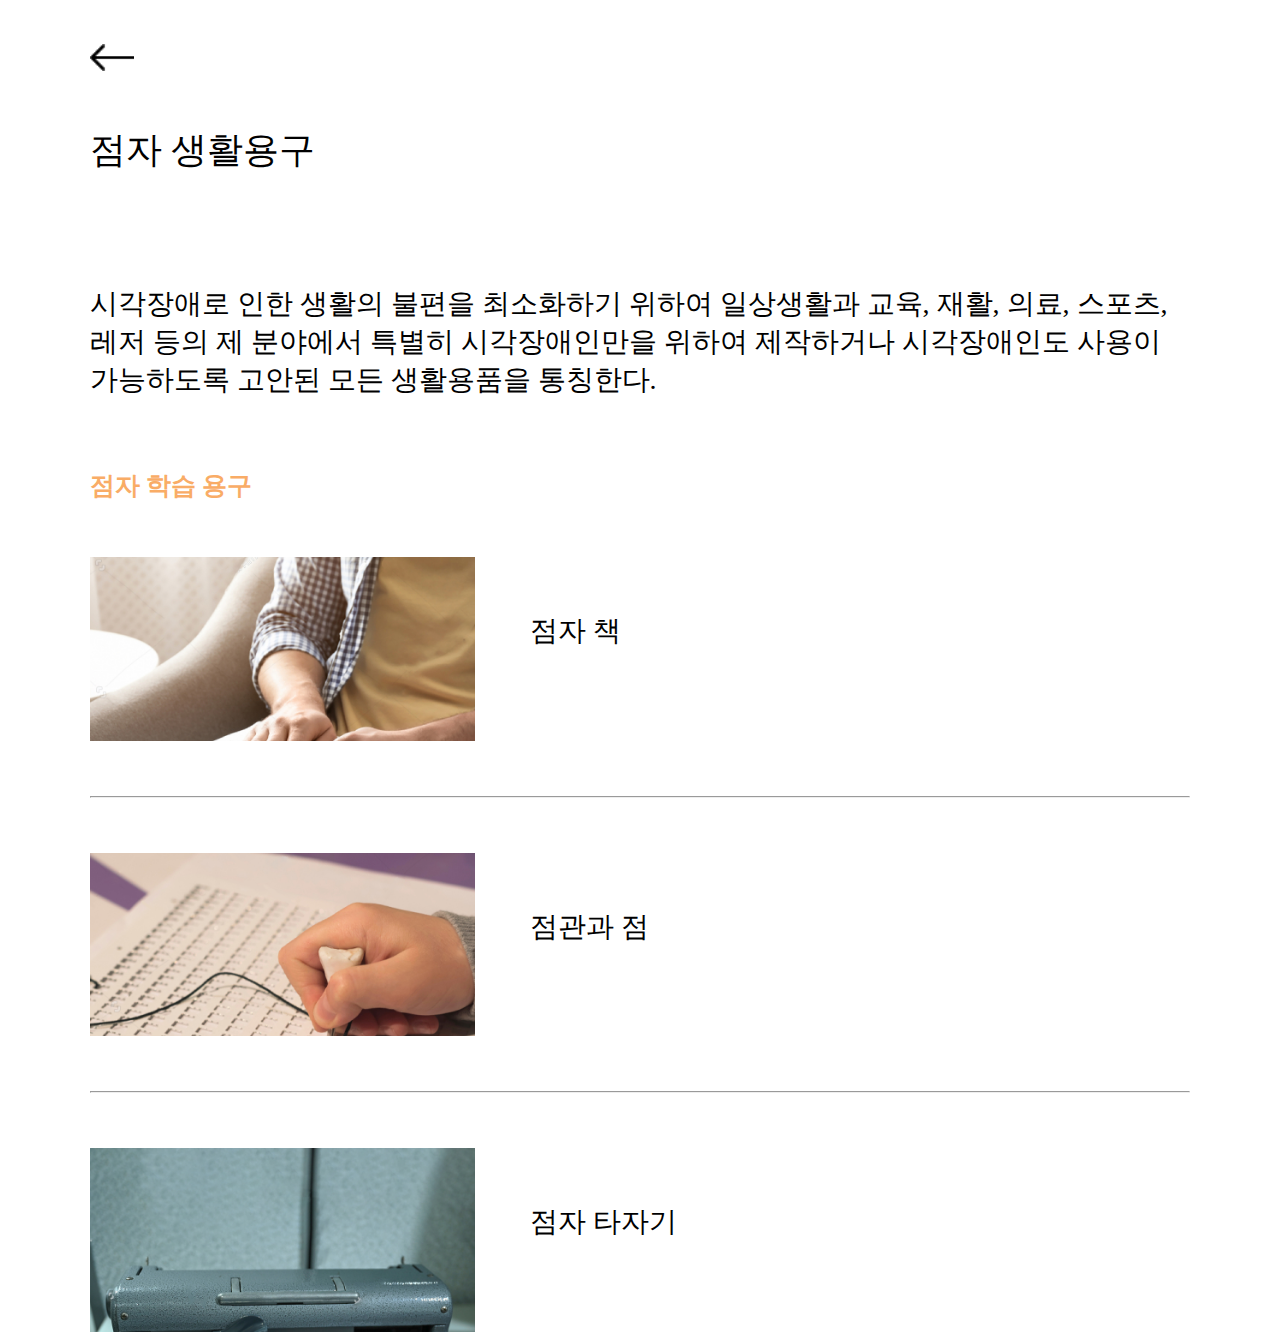
<file: design.html>
<!doctype html>
<html>
<head>
	
	<title>정독</title>
	<meta charset="utf-8">
	<meta name="viewport" content="width=device-width, initial-scale=1, minimum-scale=1, maximum-scale=1, user-scalable=no, target-densitydpi=medium-dpi">
	
	<!--css-->
	<link rel="stylesheet" href="common.css">
	<link rel="stylesheet" href="designstyle.css">
	<link rel="stylesheet" href="sub.css">

	<style>
		
		/*768*/
		@media (max-width:768px){
				.all{height: 100%;}
			}
	
		/*768*/
		@media (min-width:768px){
			h3{font-size: 26px;}
			
			#back{width: 38px; height: 23px;}
			#en{ font-size: 32px;}
			
			.all{margin-bottom: 15%;}
			.say{font-size: 25px; margin-top: 10%;}
			.box{height: 17%;}
			.otbox{height: 17%;}
			.space{font-size: 25px;}
			.all{height: 120%;}
								}

		/*1024*/
		@media (min-width:1024px){
			#back{width: 44px; height: 27px;}
			#en{ font-size: 36px;}
			h3{font-size: 25px;}
			
			.say{font-size: 28px;}
			.space{font-size: 28px;}
		}
    </style>
</head>
<body>
	<div class="front">
		<div id="bar"></div>
			<header>
			<div id="back" onClick="history.go(-1)"></div>
		</header>
	</div>
	<div class="clear"></div>
	<div class="all">
	<p id="en">점자 생활용구</p>
	<p class="say">
		시각장애로 인한 생활의 불편을 최소화하기 위하여 일상생활과 교육, 재활, 의료, 스포츠, 레저 등의 제 분야에서 특별히 시각장애인만을 위하여 제작하거나 시각장애인도 사용이 가능하도록 고안된 모든 생활용품을 통칭한다.	
	</p>
	<br>
	<h3>점자 학습 용구</h3>
		<div class="box">
			<div id="one"></div>
			<span class="space">점자 책</span>
		</div>
		<hr>
		<div class="box">
			<div id="two"></div>
			<span class="space">점관과 점</span>
		</div>
		<hr>
		<div class="otbox">
			<div id="three"></div>
			<span class="space">점자 타자기</span>
		</div>
	</div>
</body>
</html>
</file>
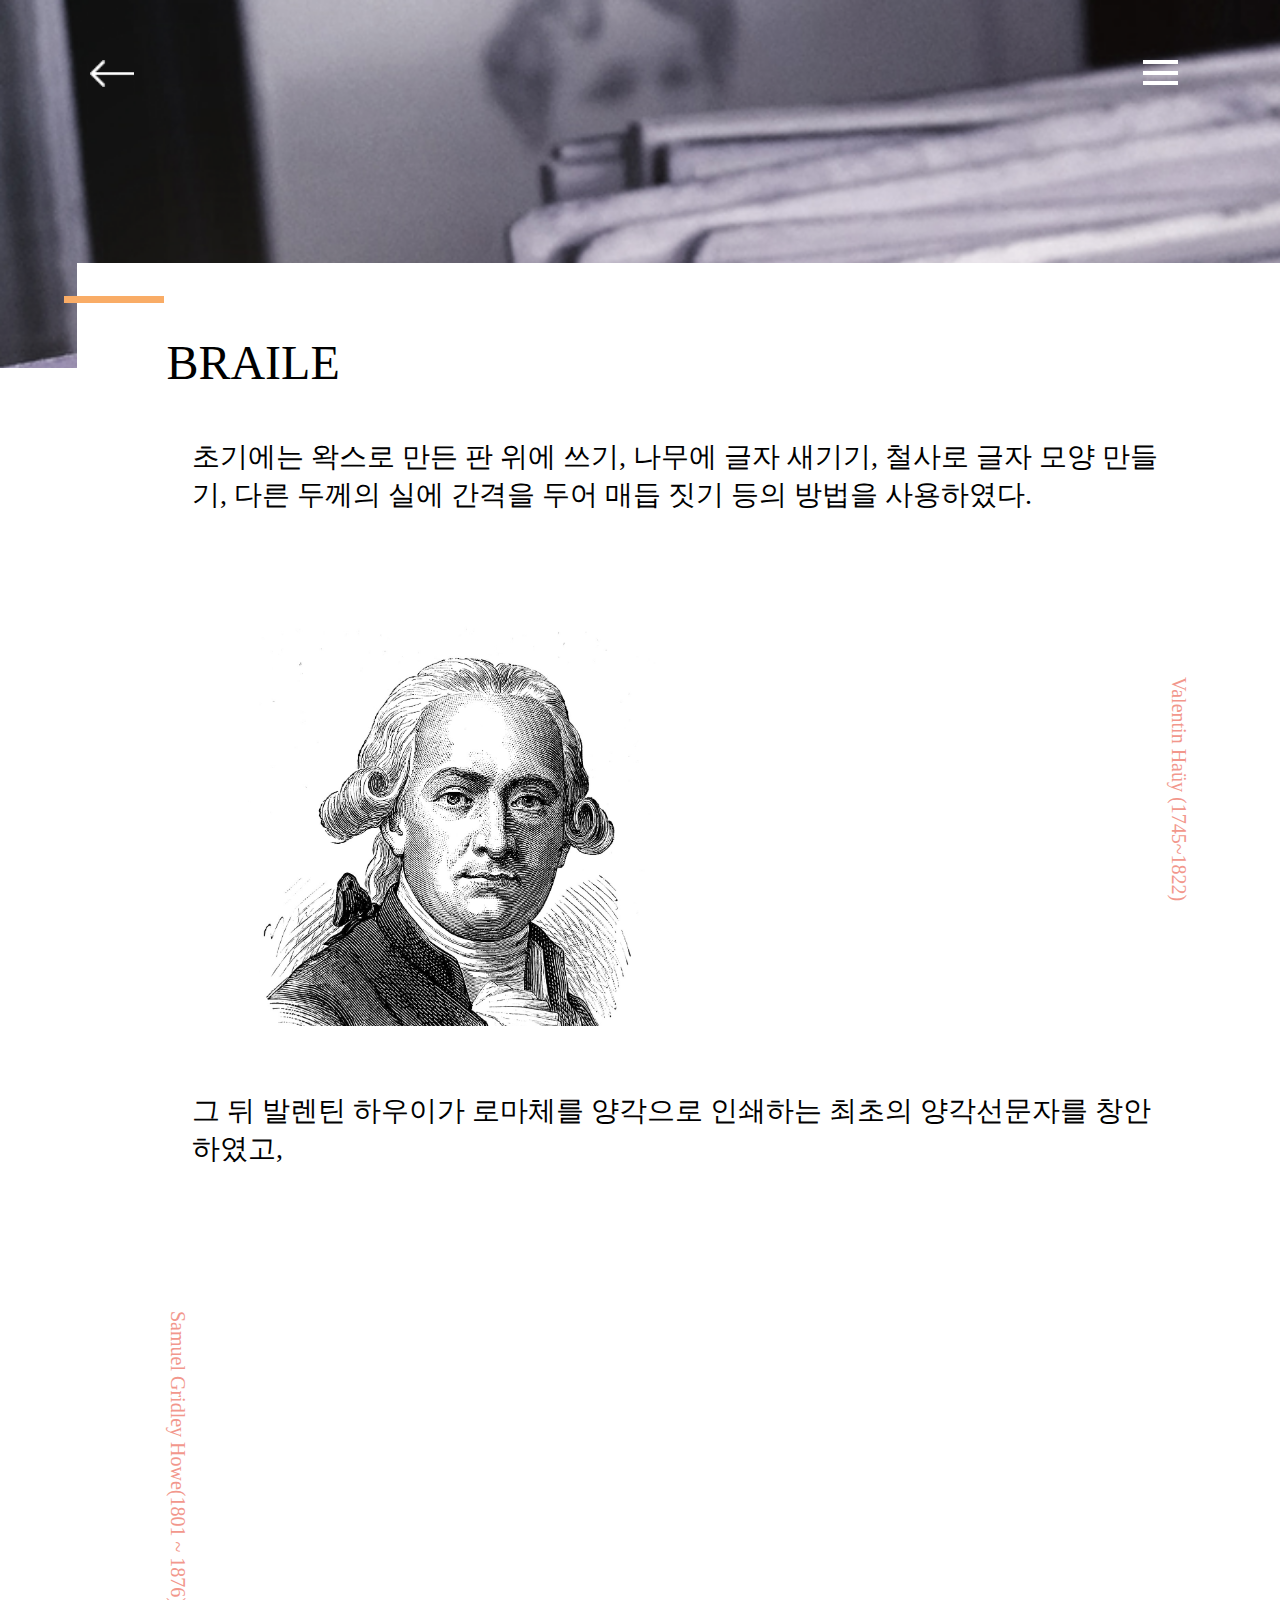
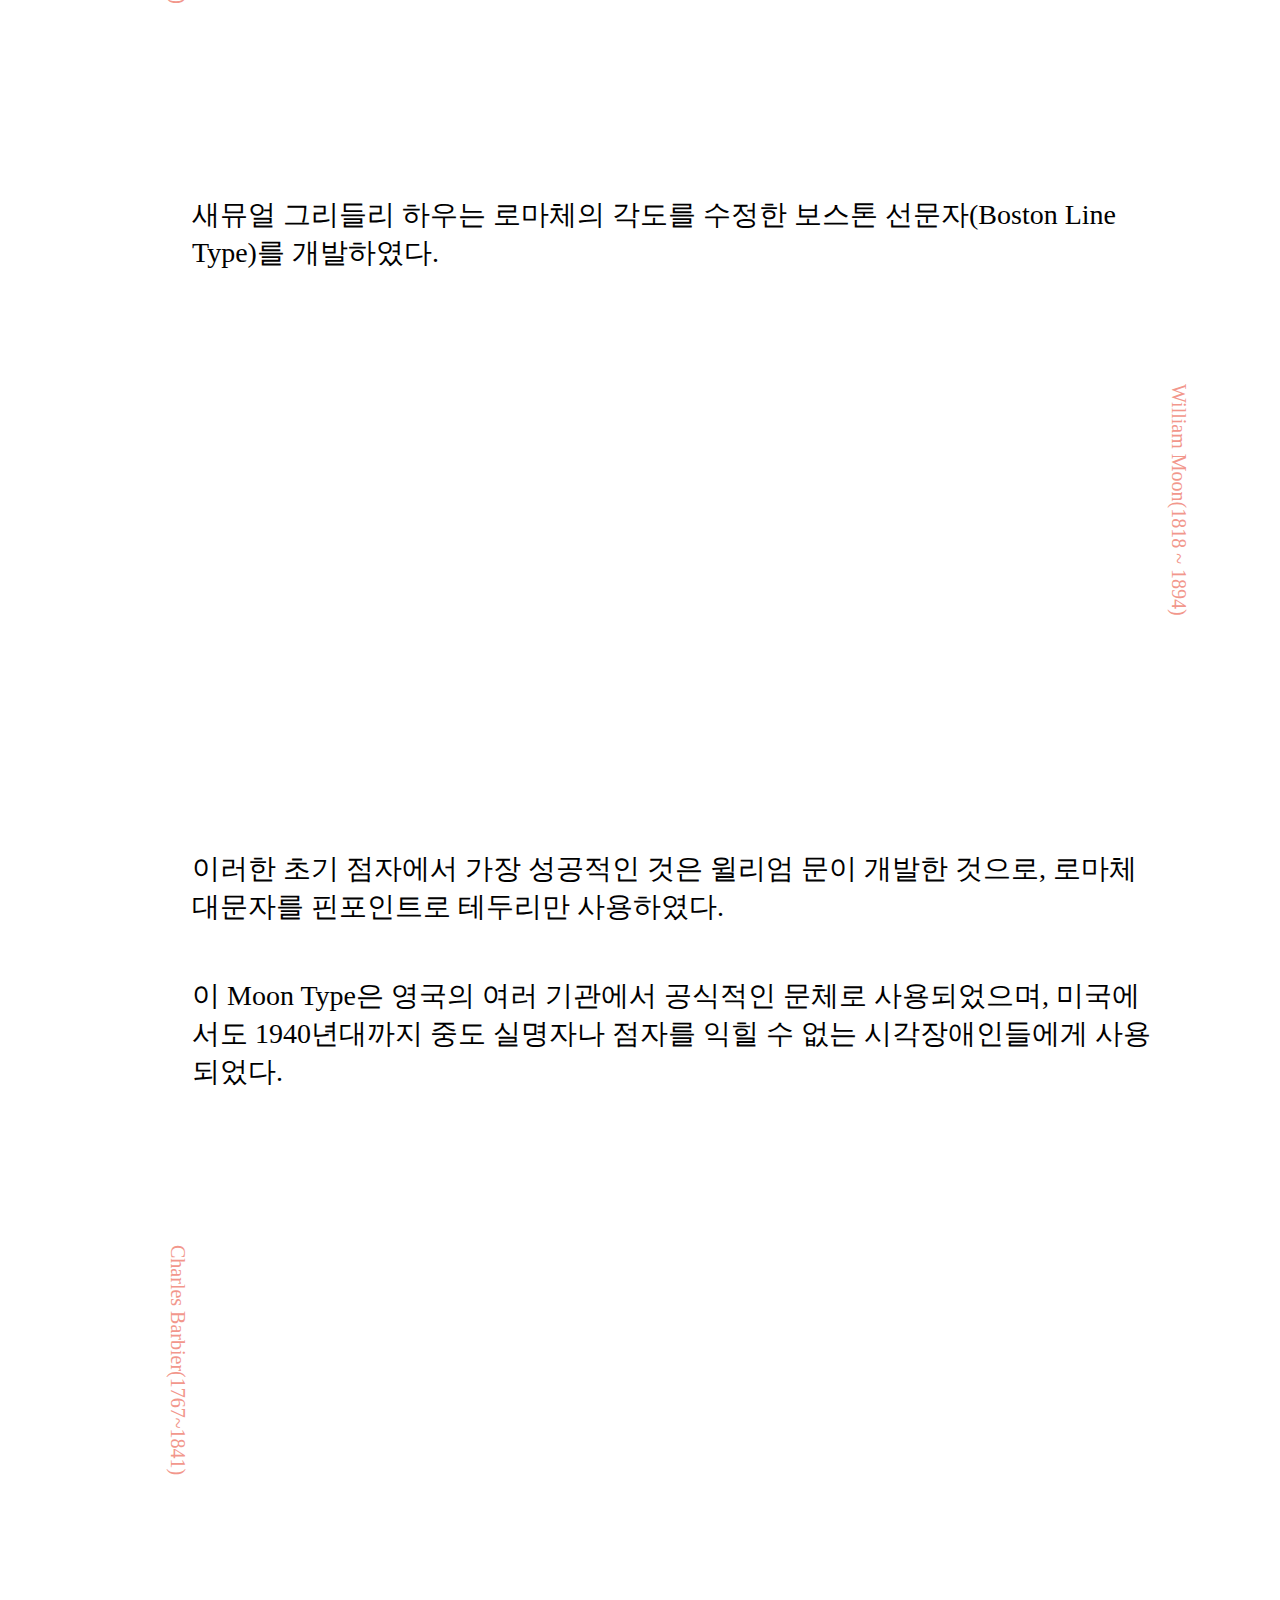
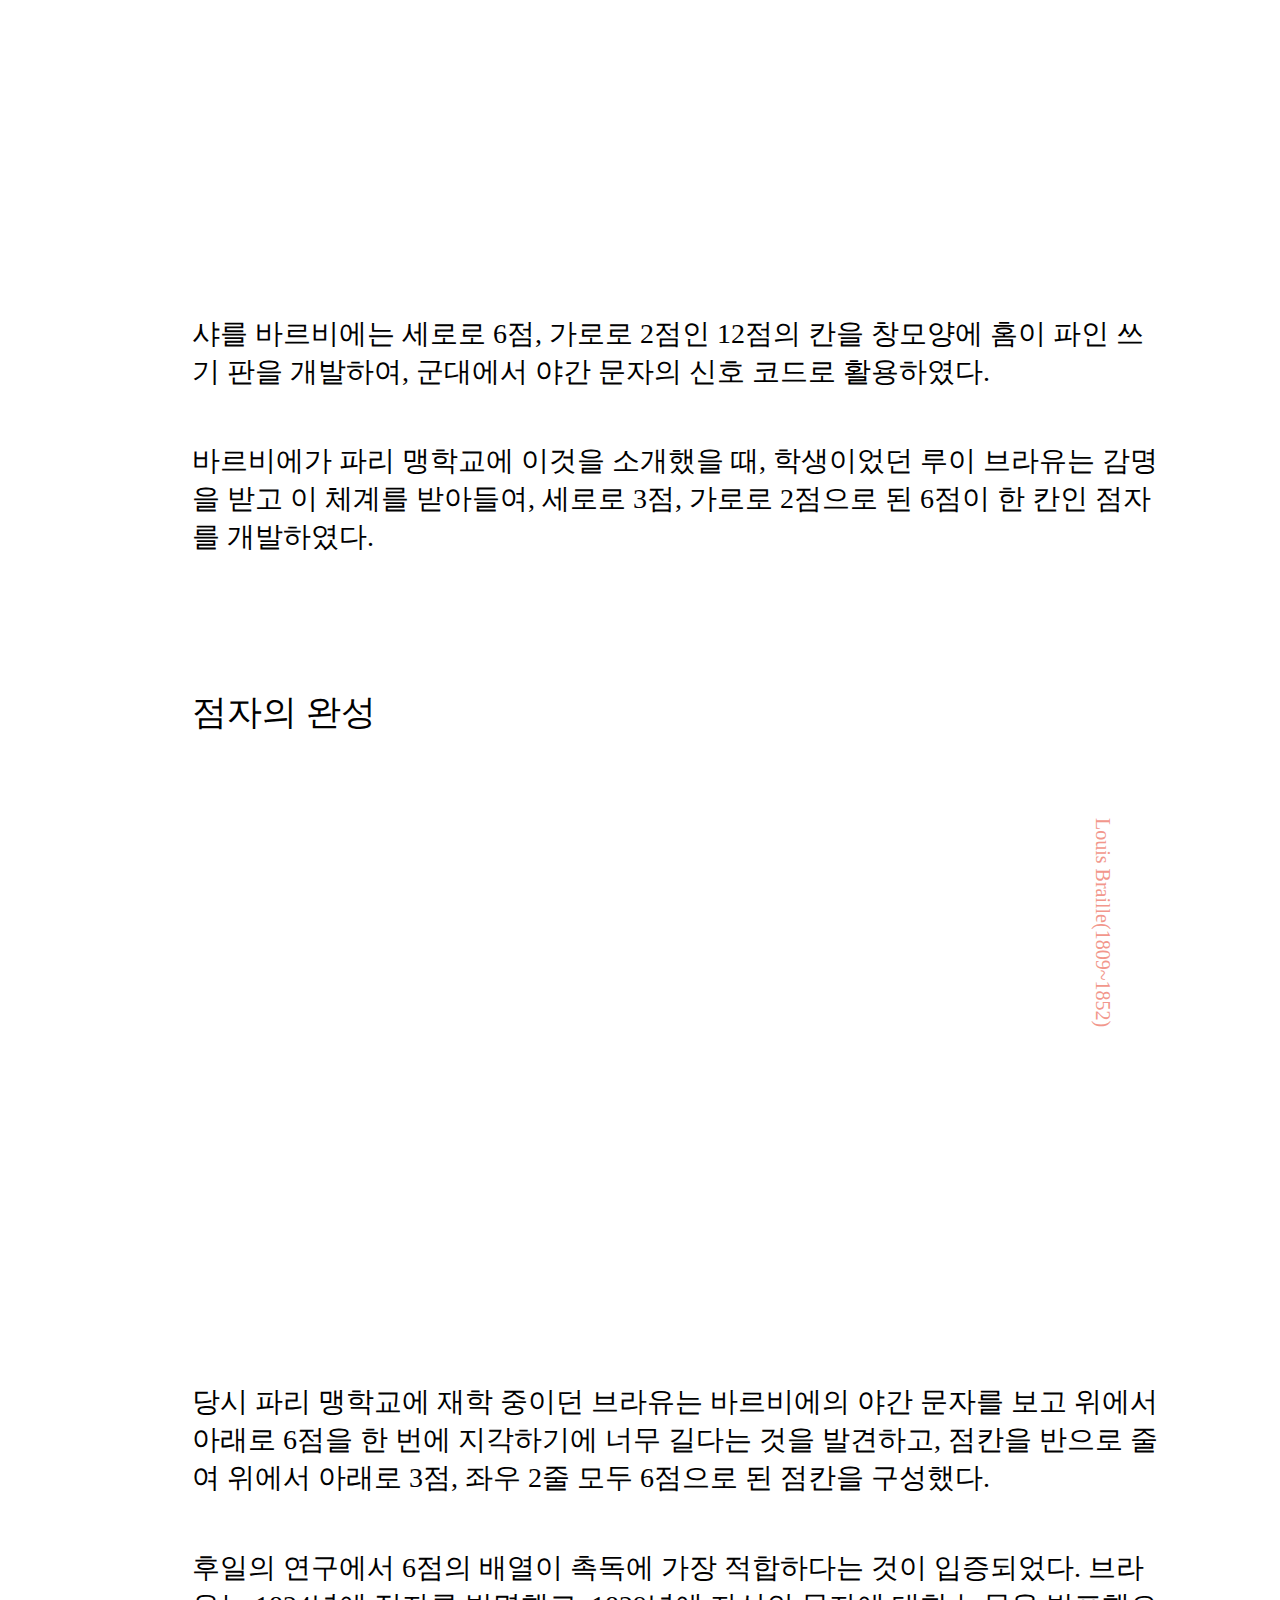
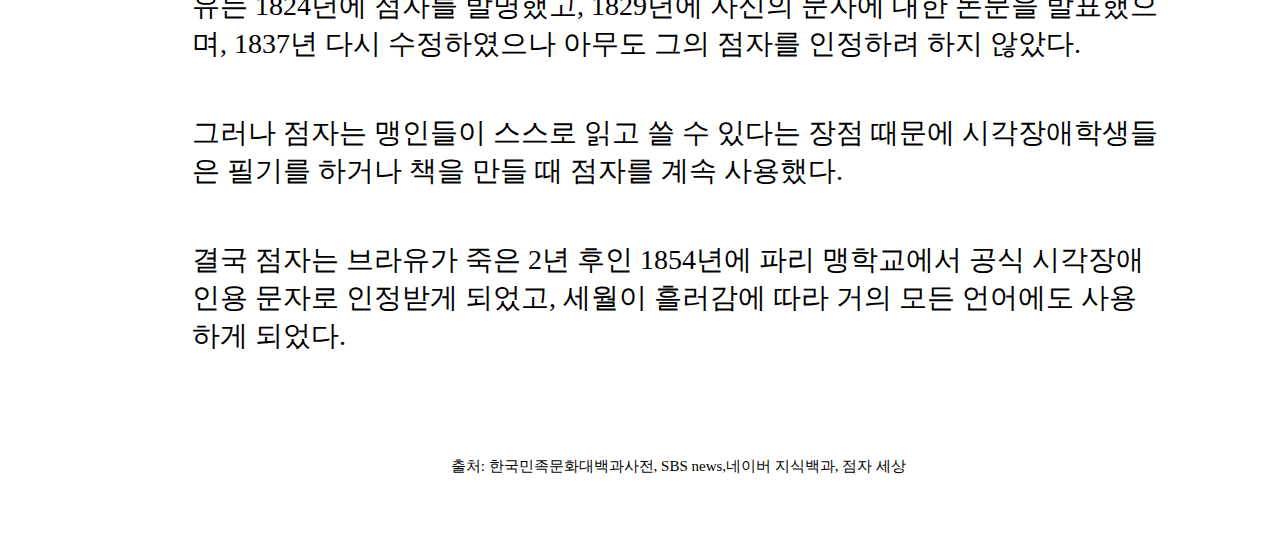
<file: history.html>
<!doctype html>
<html>
<head>
	<title>History</title>
	<meta charset="utf-8">
	<meta name="viewport" content="width=device-width, initial-scale=1, minimum-scale=1, maximum-scale=1, user-scalable=no, target-densitydpi=medium-dpi">
	
	<!-- css -->
	<link rel="stylesheet" href="header.css">
	<link rel="stylesheet" href="only/history.css">
	
	<!-- animate.min.css -->
	 <link
		rel="stylesheet"
		href="https://cdnjs.cloudflare.com/ajax/libs/animate.css/4.1.1/animate.min.css"
	  />

	<!--AOS-->
	<link href="https://unpkg.com/aos@2.3.1/dist/aos.css" rel="stylesheet">
	<script src="https://unpkg.com/aos@2.3.1/dist/aos.js"></script>

	<style>
		/*768*/
		@media(min-width:768px){
			header input[id="menuicon"]+label .line{ background-color: white;}
			header input[id="menuicon"]+label{width: 32px; height: 20px;}
			header input[id="menuicon"]+label .line{ width: 100%;height: 3px;}
			footer{font-size: 15px;}
			
			#back{background-image: url("arrow.png");}
			#num2{height: 150px;}
			#line{width: 100px; height: 7px;}
			#Valentin{width: 40%; height: 100%; margin: 0 0 0 8%;}
			#Gridley{width: 45%; height: 100%; margin-right: 1%;}
			#William{width: 40%; height: 100%; margin-left: 10%; }
			#Barbie{width: 40%; height: 100%; margin-right: 10%;}
			#table{width: 40%; height: 70%; margin: 35% 0 0 15%;}
			#Louis{width: 65%; height: 100%; margin-left: 5%;}
			#back{background-image: url("arrow.png"); width: 38px; height: 23px;}
			
			.con{font-size: 25px;}
			.title{font-size: 48px;}
			.bb{font-size: 35px;}
			.line{height: 20px;}
			.main{padding: 0 7%; width: 80%;}
			.verti{font-size: 18px;}
			.box11{height: 350px;}
			.box22{height: 350px;}
			.box33{height: 350px;}
			.box44{height: 350px; margin-bottom: 25%;}
			.b55{height: 400px; margin: 3% 0 5%;}			
								}
		
			/*1024*/
			@media (min-width:1024px){
				header input[id="menuicon"]+label{margin-right: 8%; width: 35px;height: 25px;}
				header input[id="menuicon"]+label .line{width: 100%;height: 4px;}
				
				#poto{width: 95%; height: 300px;}
				#poto2{width: 70%; height: 880px;}
				#say{font-size: 35px;}
				#bar{height: 60px;}
				#back{width: 44px; height: 27px;}
				#Vale{margin-top: 5%;}
				#Valentin{width: 40%; height: 100%; margin: 0 0 0 8%;}
				#Gridley{width: 45%; height: 100%; margin-right: 1%;}
				#William{width: 40%; height: 100%; margin-left: 10%; }
				#Barbie{width: 40%; height: 100%; margin-right: 10%;}
				#table{width: 40%; height: 75%; margin: 30% 0 0 15%;}
				#Louis{width: 65%; height: 100%; margin-left: 5%;}

				
				.image{background-image: url("brailee/Mbrai.png");}
				.box11{height: 1000px;}
				.box22{height: 1000px;}
				.box33{height: 1000px;}
				.box44{height: 1000px;}
				.b55{height: 1000px;}
				.verti{font-size: 28px;}
				.con{font-size: 28px;}
				.title{margin-top: 7%;}
				.verti{font-size: 20px;}
				.box11{height: 400px;}
				.box22{height: 450px;}
				.box33{height: 400px;}
				.box44{height: 400px; margin-bottom: 25%;}
				.b55{height: 500px; margin: 3% 0 5%;}
				
				.swiper-container {width: 90%; height:400px;}
				.swiper-slide { width: 20px;height: 100%;}
									}
	</style>
</head>
<body>
	<div class="image">
		<div id="bar"></div>
		<header>
			<div id="back" onClick="location.href='index.html'"></div>

			<input type="checkbox" id="menuicon">
			<label for="menuicon" onClick="location.href='menu.html'">
				<span class="line"></span>
				<span class="line"></span>
				<span class="line"></span>
			</label>
		</header>
	</div>
	<div id="line" class="animate__animated animate__fadeInLeft"></div>
	<div class="main animate__animated animate__slideInUp">
		<p class="title animate__animated animate__fadeInUp animate__delay-1s animate__slow">BRAILE
		</p>
		<p class="con">
			초기에는 왁스로 만든 판 위에 쓰기, 나무에 글자 
			새기기, 철사로 글자 모양 만들기, 다른 두께의 실에 
			간격을 두어 매듭 짓기 등의 방법을 사용하였다.
		</p>
		<div class="box11">
			<div id="Valentin" data-aos="fade-up"
			 data-aos-duration="2000"></div>
			<span class="verti" id="Vale">Valentin Haüy (1745~1822)</span>
		</div>
		
		<p class="con">
			그 뒤 발렌틴 하우이가 로마체를 양각으로 인쇄하는 
			최초의 양각선문자를 창안하였고,  
		</p>
		
		
		<div class="box22">
			<span class="verti" id="Howe">Samuel Gridley Howe(1801 ~ 1876)</span>
			<div id="Gridley" data-aos="fade-up"
			 data-aos-duration="1000"></div>
		</div>
		<p class="con">
			새뮤얼 그리들리 하우는 로마체의 각도를 수정한 
			보스톤 선문자(Boston Line Type)를 개발하였다. 
		</p>
		
		
		<div class="box33">
			<div id="William" data-aos="fade-up"
			 data-aos-duration="1000"></div>
			<span class="verti" id="moon">William Moon(1818 ~ 1894)</span>
		</div>
		<p class="con">
			이러한 초기 점자에서 가장 성공적인 것은 윌리엄 
			문이 개발한 것으로, 로마체 대문자를 핀포인트로 
			테두리만 사용하였다. 
		</p>
		<p class="con b">
			이 Moon Type은 영국의 여러 기관에서 공식적인 
			문체로 사용되었으며, 미국에서도 1940년대까지 
			중도 실명자나 점자를 익힐 수 없는 
			시각장애인들에게 사용되었다. 
		</p>
		
		<div class="box44">
			<span class="verti" id="Charles">Charles Barbier(1767~1841)</span>
			<div id="Barbie" data-aos="fade-up"
			 data-aos-duration="1000"></div>
			<div id="table" data-aos="fade-up"
			 data-aos-duration="3000"></div>
		</div>
		<p class="con">
			샤를 바르비에는 세로로 6점, 가로로 2점인 12점의 
			칸을 창모양에 홈이 파인 쓰기 판을 개발하여, 
			군대에서 야간 문자의 신호 코드로 활용하였다.
		</p>
		<p class="con b">
			바르비에가 파리 맹학교에 이것을 소개했을 때, 
			학생이었던 루이 브라유는 감명을 받고 이 체계를 
			받아들여, 세로로 3점, 가로로 2점으로 된 6점이 
			한 칸인 점자를 개발하였다.
		</p>
		
		
		<p class="bb"> 점자의 완성 </p>
		
		<div class="b55">
			<div id="Louis" data-aos="fade-up"
				 data-aos-duration="1000">
			</div>
			<span class="verti" id="Braille"> Louis Braille(1809~1852)</span>
		</div>
		<p class="con">
			당시 파리 맹학교에 재학 중이던 브라유는 바르비에의  
			야간 문자를 보고 위에서 아래로 6점을 한 번에 
			지각하기에 너무 길다는 것을  발견하고, 점칸을 반으로 
			줄여 위에서 아래로 3점, 좌우 2줄 모두 6점으로 된 
			점칸을 구성했다.
 
		</p>
		<p class="con b">
			후일의 연구에서 6점의 배열이 촉독에 가장 적합하다는 
			것이 입증되었다. 브라유는 1824년에 점자를 발명했고,
			 1829년에 자신의 문자에 대한 논문을 발표했으며, 
			1837년 다시 수정하였으나 아무도 그의 점자를 
			인정하려 하지 않았다. 
		</p>
		<p class="con b">
			그러나 점자는 맹인들이 스스로 읽고 쓸 수 있다는 장점 
			때문에 시각장애학생들은 필기를 하거나 책을 만들 때 
			점자를 계속 사용했다. 
		</p>
		<p class="con b down">
			결국 점자는 브라유가 죽은 2년 후인 1854년에 파리 
			맹학교에서 공식 시각장애인용 문자로 인정받게 되었고, 
			세월이 흘러감에 따라 거의 모든 언어에도 사용하게 
			되었다. 
		</p>
		<div id="wow">
			<footer>
				출처: 한국민족문화대백과사전, SBS news,네이버 지식백과, 점자 세상
			</footer>
		</div>
	</div>
	
	<!-- aos.js -->
	<script>
  		AOS.init();
	</script>
</body>
</html>
</file>
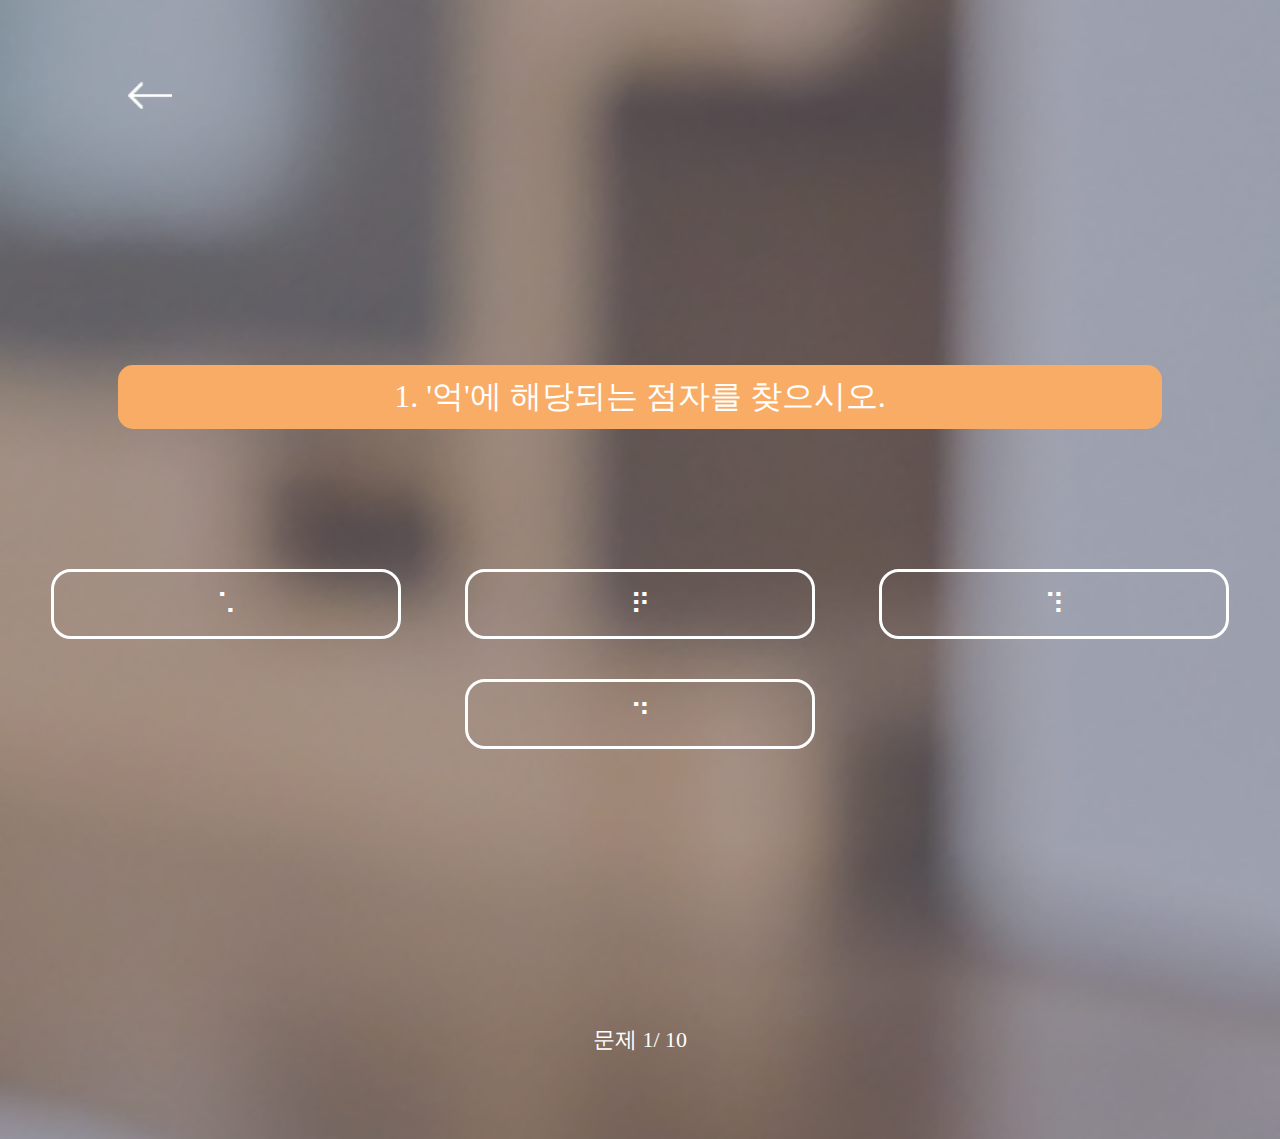
<file: qiuz_1.html>
<!doctype html>
<html>
<head>
<meta charset="utf-8">
<title>select</title>
<meta name="viewport" content="width=device-width, initial-scale=1, minimum-scale=1, maximum-scale=1, user-scalable=no, target-densitydpi=medium-dpi">
	
<link rel="stylesheet" href="question.css">	
	
<style>
	
	@media (min-width:768px){
		#back{width: 38px; height: 23px;}
		#quiz {	margin-top: 20%; }
		#question { font-size: 28px;  }
		.buttons { margin: 120px auto 0;}
		.btn { margin: 10px 20px 10px 20px;
			border: 2px solid #FFFFFF;
			   width: 300px;
				height: 60px;
			   font-size: 25px; }
		#progress {font-size: 18px;}
	}
	
	@media (min-width:1024px){
		#back{width: 44px; height: 27px;}
		#quiz {	margin-top: 20%; }
		#question { font-size: 32px;  }
		.buttons { margin: 120px auto 0;}
		.btn { margin: 20px 30px 20px 30px;
			border: 3px solid #FFFFFF;
			   width: 350px;
				height: 70px;
			   font-size: 28px; }
		#progress {font-size: 22px;}
	}
	
</style>
</head>

<body>
	<div id="bar"></div>
	<div id="back" onClick="location.href='index3.html'"></div>
	<div id="all">
		
		<div id="quiz">
		  <p id="question"></p>

		  <div class="buttons">
			 <button class="btn"></button>
			 <button class="btn"></button>
			 <button class="btn"></button>
			 <button class="btn"></button>
		  </div>

		  <footer>
			 <p id="progress">진행 정보</p>
		  </footer>
   		</div>
	</div>
	
	
	<script>
		// 문제 객체(생성자 함수)
function Question(text, choice, answer) {
   this.text = text; // 질문 텍스트
   this.choice = choice; // 선택할 답들(배열)
   this.answer = answer; // 정답 정보
}

// 퀴즈 정보 객체
function Quiz(questions) {
   this.score = 0; // 점수
   this.questions = questions; // 문제
   this.questionIndex = 0; // 문제 번호
}

// 정답 확인 메서드
Quiz.prototype.correctAnswer = function(answer) {
   return answer == this.questions[this.questionIndex].answer;
}


var questions = [
    new Question('&#39;억&#39;에 해당되는 점자를 찾으시오.', ['⠡', '⠟', '⠹', '⠙'], '⠹'),
	
   new Question('ㄱ/ㄴ/ㄷ은 몇점을 기본점을 두는가?', ['1점', '4점', '5점', '6점'], '4점'),
	
   new Question('자음 종성에 된소리ㄲ은 몇점으로 표기하는가?', ['⠠', '⠁⠁', '⠉', '⠁'], '⠁⠁'),

   new Question('&#39;그리하여&#39;에 해당되는 점자를 찾으시오.', ['⠁⠱', '⠁⠎', '⠁⠢', '⠁⠥'], '⠁⠱'),
   
   new Question('&#39;!&#39;에 해당되는 점자를 찾으시오.', ['⠰', '⠖', '⠙', '⠛'], '⠖'),
		
   new Question('&#39;사&#39;의 약자를 찾으시오.', ['⠘', '⠫', '⠉', '⠇'], '⠇'),
		
   new Question('⠧⠗에 해당되는 한글을 찾으시오.', ['ㅙ', 'ㅞ', 'ㅟ', 'ㅒ'], 'ㅙ'),
	
	new Question('&#39;취&#39;에 해당되는 점자를 찾으시오.', ['⠰⠍', '⠰⠍⠗', '⠰⠧⠶', '⠰⠏⠗'], '⠰⠍⠗'),
	
	new Question('로마자 종료표를 적어야하는 상황을 고르시오.', ['mute: 음소거', 'B5는 A4보다 크다.', '높이 3M를 쌓아 올린다.', '사회 논제&#40;Social issue&#41;'], '높이 3M를 쌓아 올린다.'),
	
	new Question('⠚⠧⠕⠓⠕⠶⠖에 해당되는 한글을 찾으시오.', ['화이팅!', '힘내자!', '힘들다!', '과제~'], '화이팅!')
];

// 퀴즈 객체 생성
var quiz = new Quiz(questions);

// 문제 출력 함수
function updateQuiz() {
   var question = document.getElementById('question');
   var idx = quiz.questionIndex + 1;
   var choice = document.querySelectorAll('.btn');

   // 문제 출력
   question.innerHTML = idx + '. ' + quiz.questions[quiz.questionIndex].text;

   // 선택 출력
   for (var i = 0; i < 4; i++) {
      choice[i].innerHTML = quiz.questions[quiz.questionIndex].choice[i];
   }

   progress();
}

function progress() {
   var progress = document.getElementById('progress');
   progress.innerHTML = '문제 ' + (quiz.questionIndex + 1) + '/ ' + quiz.questions.length;
}

var btn = document.querySelectorAll('.btn');

// 입력 및 정답 확인 함수
function checkAnswer(i) {
   btn[i].addEventListener('click', function() {
      var answer = btn[i].innerText;

      if (quiz.correctAnswer(answer)) {
         alert('정답입니다!');
         quiz.score++;
      } else {
         alert('틀렸습니다!');
      }

      if (quiz.questionIndex < quiz.questions.length - 1) {
         quiz.questionIndex++;
         updateQuiz();
      } else {
         result();
      }
   });
}

function result() {
   var quizDiv = document.getElementById('quiz');
   var per = parseInt((quiz.score * 100) / quiz.questions.length);
   var txt = '<h2>결과</h2>' + '<h3 id="score">당신의 점수: ' + quiz.score + '/' + quiz.questions.length + '<br><br>' + per + '점' + '</h2>';

   quizDiv.innerHTML = txt;

   // 점수별 결과 텍스트
   if (per < 60) {
      txt += '<h2>더 분발하세요</h2>';
      quizDiv.innerHTML = txt;
   } else if (per >= 60 && per < 80) {
      txt += '<h2>무난한 점수네요</h2>'
      quizDiv.innerHTML = txt;
   } else if (per >= 80) {
      txt += '<h2>훌륭합니다</h2>'
      quizDiv.innerHTML = txt;
   }
}

for (var i = 0; i < btn.length; i++) {
   checkAnswer(i);
}

updateQuiz();
	</script>
</body>
</html>
</file>
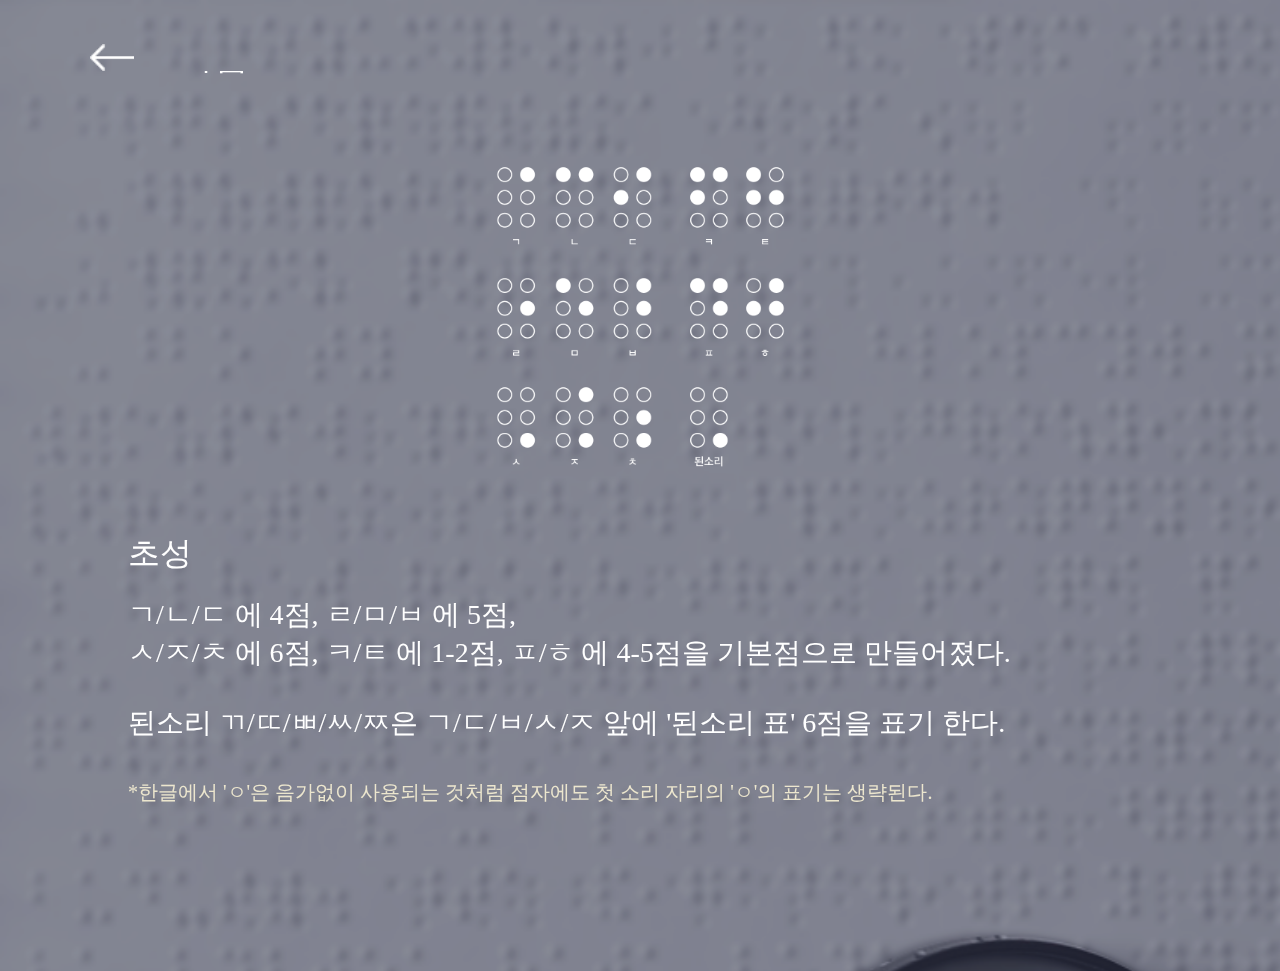
<file: study1.html>
<!doctype html>
<html>
<head>
	<meta charset="utf-8">
	<meta name="viewport" content="width=device-width, initial-scale=1, minimum-scale=1, maximum-scale=1, user-scalable=no, target-densitydpi=medium-dpi">
	<title>정독</title>
	
	<!--swiper.css-->
	<link rel="stylesheet" href="swiper.min.css">
	
	<!--css-->
	<link rel="stylesheet" href="text.css">
	<link rel="stylesheet" href="only/here.css">

	<style>
		/* min-width = 320px */
		@media (max-width:320px){
			.explanation{font-size: 12px;}
								}
		
		/*768*/
		@media (min-width:768px){
		body{ background-image: url("only/Mhan.png");}
		
		[class^="braile"]{width: 100%; margin: 10% 0 0; }
		
		#back{width: 38px; height: 23px;}
			
		.title{font-size: 35px;}
		.piont{font-size: 26px;}
		.explanation{font-size: 22px; margin-top: -5%;}
		.small{font-size: 16px;}
		.braile{height: 45%;}
		.braile1{height: 45%;}
		.braile2{height: 58%;}
		.braile4{height: 50%;}
		.braile5{height: 45%;}
		.braile6{height: 65%;}
		.explanation{margin-top: 5%;}
								}
		
		/*1024*/
		@media (min-width:1024px){
			#back{width: 44px; height: 27px;}
			
			.piont{font-size: 32px;}
			.explanation{font-size: 28px;}
			.small{font-size: 20px;}
								  }
		
	</style>
</head>
<body>
	<div id="bar"></div>
		<div id="back" onClick="location.href='index2.html'"></div>
		 <div class="swiper-container">
			<div class="swiper-wrapper">
				<div class="swiper-slide">
						<div class="content">
							<span class="title">자음</span><br>
							<div class="braile"></div>
							<span class="explanation">
								<span class="piont">초성</span>
								<br><br>
								ㄱ/ㄴ/ㄷ 에 4점, ㄹ/ㅁ/ㅂ 에 5점,<br>ㅅ/ㅈ/ㅊ 에 6점,
								ㅋ/ㅌ 에 1-2점, ㅍ/ㅎ 에 4-5점을 기본점으로 만들어졌다.<br><br>

								된소리 ㄲ/ㄸ/ㅃ/ㅆ/ㅉ은 ㄱ/ㄷ/ㅂ/ㅅ/ㅈ 앞에 '된소리 표' 6점을 표기 한다.<br><br>

								<span class="small">*한글에서 'ㅇ'은 음가없이	사용되는 것처럼 점자에도 첫 소리 자리의 'ㅇ'의
								표기는 생략된다.
								</span>
							</span>
						</div>
				</div>
				
				<div class="swiper-slide">
					<div class="content">
						<div class="braile1">
								
							</div>
						<span class="explanation">
							<span class="piont">종성</span>
								<br><br>
								초성 자음과 모형은 같으나 초성 자음의 왼쪽
								또는 아래로 이동한다.<br><br>
								<ul style="list-style: none; padding: 0;">
								<li>왼쪽으로 이동 : ㄱ/ㄹ/ㅂ/ㅅ/ㅈ/ㅊ </li>
								<li>아래로 이동    : ㄴ/ㄷ/ㅁ/ㅋ/ㅌ/ㅍ/ㅎ</li>

								<li>된소리 <ol>1) ㄲ : 1점, 1점 으로 표기</ol>
								  <ol>2) ㅆ : 3-4점의 약자로 표기
												('ㅖ'의 점자와 점형이 같다.)</ol>
								</li>
								<li>곁받침 : 각 자음자의 받침 표기를 각각 적는다.</li>
								</ul>
						</span>
					</div>
				</div>
				
				<div class="swiper-slide">
					<div class="content">
						<span class="title">모음</span><br>
						<div class="braile2">
								
							</div>
						<span class="explanation">					
							기본으로 아래의 5가지 세트가 좌우로 
							셋팅되어 있다.<br><br>

							 ㅏ/ㅑ,   ㅓ/ㅕ,   ㅗ/ㅛ,   , ㅜ/ㅠ,   ㅡ/ㅣ
								<br><br>
							 ㅐ,ㅔ,ㅖ,ㅘ,ㅚ,ㅝ,ㅢ는 점자 한칸,
							 ㅒ,ㅙ,ㅞ,ㅟ는 점자 2칸으로 표기한다.
						</span>
					</div>
				</div>
				
				<div class="swiper-slide">
					<div class="content">
						<span class="explanation">
							2칸으로 표기하는 모음의 두 번째 칸에
							공통으로 들어가는 점형은 모음 ㅐ점형이 아닌 
							딴ㅣ(1--3-5점)의 점형이다.<br><br>
							<span class="small">*딴ㅣ : 다른 모음에 붙는 한글 자모'ㅣ'를 이르는 말로 ㅏ/ㅓ/ㅗ/ㅜ따위에 붙는 것을 말한다.</span>
							<br><br><br>
							<span class="piont">모음연쇄</span><br><br>
							모음이 연속될 경우 의도하지 않았던 점자로
							점역되어 혼란을 초래한 경우 모음 사이에
							'붙임표 3-6점'을 적어 구별한다.
							<ul style="list-style: none; padding: 0;">
								<li>1) 모음 + ㅖ : 모음과 'ㅖ' 사이에 '붙임표 3-6점'을 표기한다. (ㅆ과 ㅖ 구별)</li>
								<li>2) ㅑ/ㅘ/ㅜ/ㅝ + ㅐ : 붙임표 3-점 표기<br>
									<span class="small">* 그 사이에 줄이 바뀌면 붙임표 표시를 안해도된다.</span></li><br>
								</ul>
							<span class="piont">단독으로 쓰인 자모</span><br><br>
							해당 글자 앞에 온표(1-2-3-4-5-6점)을 표기한다.
						</span>
					</div>
				</div>
				
				<div class="swiper-slide">
					<div class="content">

						<span class="title">약자</span><br>
						<div class="braile4">
								
						</div>
						<span class="explanation">
							총 26개의 약자가 포함되어있는 단어에는 반드시 약자로 표기한다.<br><br>

						<span class="piont">자음</span><br>
							<ul style="list-style: none; padding: 0; margin-top: 5%;">
								<li>나,다,마,바,자,카,타,파,하 : ㅏ 생략</li>
								<li>가 : ㄱ(4점)과 ㅏ(1-2-6점)을 합하여 
									  '1-2-4-6점'으로 표기한다.</li>
								<li>사 : 1-2-3점</li>
								<li>라, 차 : 정자로 표기한다. (라는 ㅏ를 생략하면 쉼표점형과 동일)</li>
							</ul>
						</span>
					</div>
				</div>
				
				<div class="swiper-slide">
					<div class="content">
						<div class="braile5">
								
						</div>
						<span class="explanation">
							<span class="piont">모음</span><br>
							<ul style="list-style: none; padding: 0; margin-top: 5%;">
								<li>곁받침이 있는 단어 : 약자 + 나머지 받침
								</li>
								<li>약자와 다른 자음자가 함께 쓰이는 경우 : 약자
								'ㅏ'생략 예외 : 팠/폐
								</li>
								<li>까,싸,껏의 표기 : 가,사,것의 약자 표기 앞에 된소리표 6점을 덧붙여 표기
								</li>
								<li>성,썽,정,쩡,청 : ㅅ,ㅆ,ㅈ,ㅉ,ㅊ 다음에 '영'의 약자 표기
													   (ㅇ 생략) 약자 표기)
								</li>
							</ul>
						</span>
					</div>
				</div>
				
				<div class="swiper-slide">
					<div class="content">
						<span class="title">약어</span><br>
						<div class="braile6">
								
						</div>
						<span class="explanation">
							<ul style="list-style: none; padding: 0; margin-top: 5%;">
								<li>1) 약어 앞에 다른 음절이 붙어 쓰이는 경우 : 약어 사용X</li>
								<li>2)약어 뒤에 다른 음절이 붙어 쓰이는 경우 : 약어 사용</li>
							</ul>
						</span>
					</div>
				</div>
				
				
			</div>
		</div>
</body>
	
	<!--swiper.js-->
	<script src="swiper.min.js"></script>
    <script>
		var swiper = new Swiper('.swiper-container', {
			pagination: '.swiper-pagination',
			paginationClickable: true,
			direction: 'vertical'
		});
    </script>
</html>
</file>
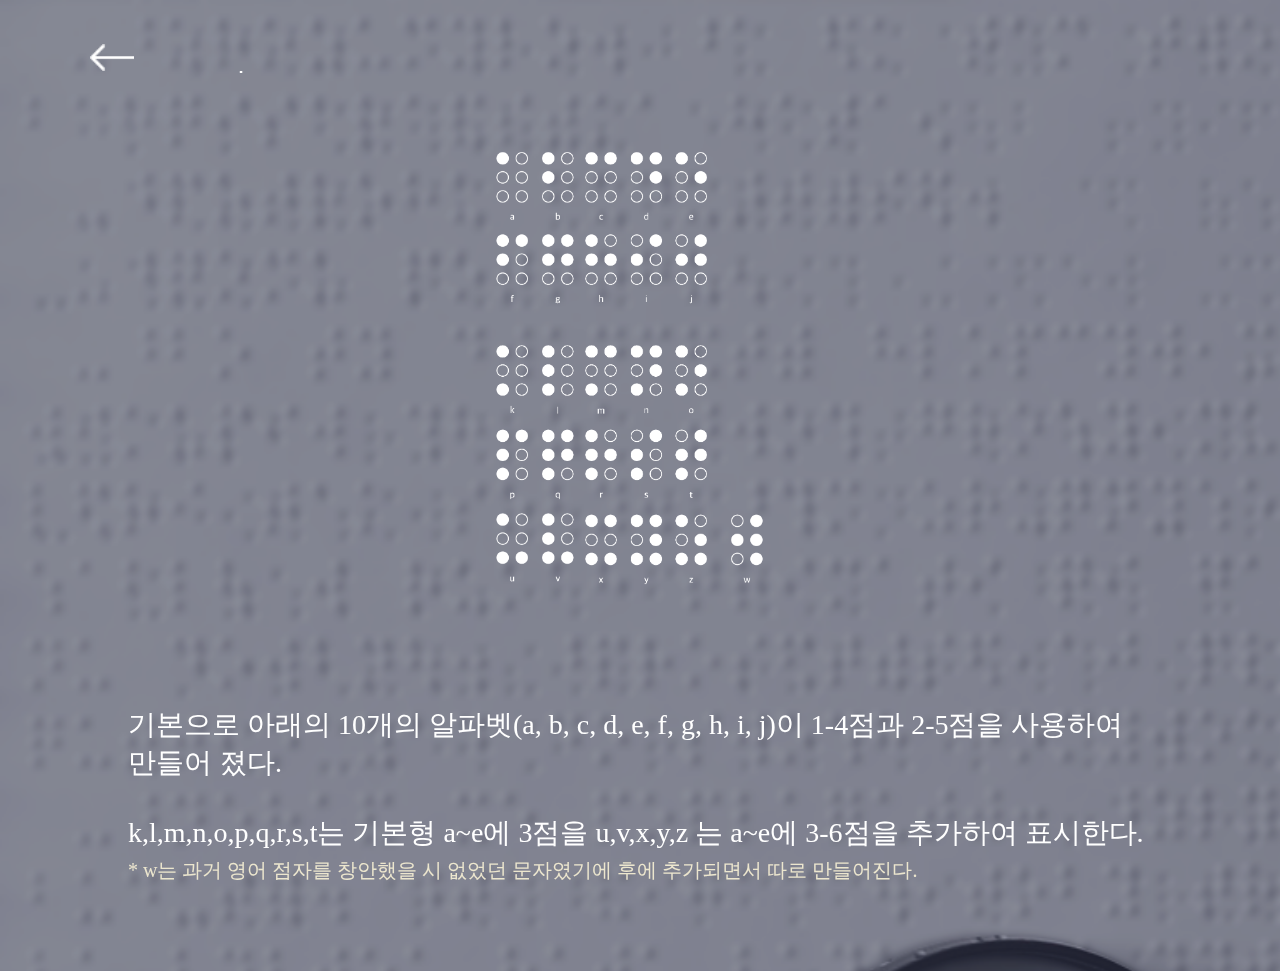
<file: study2.html>
<!doctype html>
<html>
<head>
	<title>정독</title>
	<meta charset="utf-8">
	<meta name="viewport" content="width=device-width, initial-scale=1, minimum-scale=1, maximum-scale=1, user-scalable=no, target-densitydpi=medium-dpi">

	<!--swiper.css-->
	<link rel="stylesheet" href="swiper.min.css">
	
	<!--css-->
	<link rel="stylesheet" href="text.css">
	<link rel="stylesheet" href="wow.css">

	<style>
		/* min-width = 320px */
		@media (max-width:320px){
			.explanation{font-size: 12px;}
			.braile1{margin: 0;}
								}
		
		/*768*/
		@media (min-width:768px){
			body{ background-image: url("only/Mhan.png"); background-size: cover;}
			
			[class^="braile"]{width: 68%; margin: 10% 0 0 15%;}
			
			.title{font-size: 35px;}
			.piont{font-size: 26px;}
			.explanation{font-size: 22px;}
			.small{font-size: 15px;}
			.braile{height: 65%;}
			.braile1{height: 15%;}
			.braile2{height: 60%;}
			.braile3{height: 40%;}
							  	}
		
		/*1024*/
		@media (min-width:1024px){
			#back{width: 44px; height: 27px;}
			
			.piont{font-size: 32px;}
			.explanation{font-size: 28px;}
			.small{font-size: 20px;}
								}
		
	</style>
</head>
<body>
	<div id="bar"></div>
		<div id="back" onClick="location.href='index2.html'"></div>
		 <div class="swiper-container">
			<div class="swiper-wrapper">
				
				<div class="swiper-slide">
						<div class="content">
							<span class="title">로마</span>
							<div class="braile">
								
							</div>
							<span class="explanation">
								기본으로 아래의 10개의 알파벳(a, b, c, d, e, f, g, h, i, j)이 1-4점과
								2-5점을 사용하여 만들어 졌다.<br><br>

								k,l,m,n,o,p,q,r,s,t는 기본형 a~e에 3점을 
								u,v,x,y,z 는 a~e에 3-6점을 추가하여 표시한다.<br>
								<span class="small">* w는 과거 영어 점자를 창안했을 시 없었던 문자였기에 
								후에 추가되면서 따로 만들어진다.
								</span>
							</span>
						</div>
				</div>
				
				<div class="swiper-slide">
						<div class="content">
							<div class="braile1"></div>
							<span class="explanation">
							<span class="piont">대문자</span><br><br>
								 <ul style="list-style: none; padding: 0; margin-top: 5%;">
									<li>1. 대문자 글자표 : 하나의 글자가 대문자일 경우 해당 단어 앞에 6점을 표기</li>

									<li>2. 대문자 단어표 : 2개 이상의 글자가 연속해서 대문자일 경우 대문자로  표기된 글자 앞에 6점, 6점을 표기</li>
									<span class="small">*빈칸을 만나면 대문자 단어표의 효력이 사라진다.</span>

									<li>3. 대문자 구절표 : 3개 이상의 연속된 단어가 모두 대문자일 경우 해당 단어 앞에 6점,6점,6점을 표기</li>

									<li>4. 대문자 종료표 : 대문자 구정 끝에 대문자 종료표를 표기 대문자 표기가 단어 중간에서 끝날 때에도 사용한다. </li>
									<span class="small">* 대문자 종료표 다음에 로마자 종료표가 올때에는 대문자 종료표를 표기하지 않는다.</span> <br><br>

									<li class="piont">로마자 종료표를 적지 않는 상황<br><br>
										<ol>1) 로마자와 한글 사이에 문장 부호가 올 때</ol>
										<ol>2) 로마자가 따옴표나 괄호 따위로 묶일 때</ol>
										<ol>3) 로마자와 숫자가 이어나올때</ol>
									</li>
									</ul>
							</span>
						</div>
				</div>
				
				<div class="swiper-slide">
						<div class="content">
							<span class="piont">로마자가 아닌 단위 부호 표기 방법</span>
							<div class="braile2"></div>
							<span class="explanation">
							<span class="piont">문장 안에 로마자가 둘 이상 연이어 나올때</span><br><br>
								 1) 로마자 표는 첫 로마자 앞에만 적고, 로마자 
									   종료표는 마지막 로마자 뒤에 한번만 표기<br>
								 2) 로마자들 사이에 쓰인 문장 부호는 
									‘영어 점자 규정’에 따라 적는다.
							</span>
						</div>
				</div>
				
				<div class="swiper-slide">
						<div class="content">
							<span class="title">숫자</span><br>
							<div class="braile3"></div>
							<span class="explanation">
							알파벳 기본형과 동일 하다.<br><br>

							a,  b, c, d,  e, f, g, h,  i,  j<br>
							0, 1,  2, 3, 4, 5, 6, 7, 8, 9<br>

								<span class="small">*숫자 앞에 수표(3-4-5-6점)를 표시한다</span><br><br>
								숫자 다음에 ‘ㄴ,ㄷ,ㅁ,ㅋ,ㅌ,ㅍ,ㅎ’ 또는 ‘운’의 약자가 이어나올 때에는 숫자와 한글을 띄어 적는 다.

							</span>
						</div>
				</div>
				
				<div class="swiper-slide">
						<div class="content">
							<span class="title">숫자</span><br><br>
							<span class="explanation">
							1. 숫자가 붙임표로 이어지는 경우에 수표는 첫머리에 적고 붙임표 뒤에는 표기하지 않는다.<br>
								<span class="small">* 줄이 바뀌는 경우 다음줄에 수표를 다시 표기
								</span><br><br>
							2. 숫자 + 붙임표 + 나/다/마/카/타/파/하 : ‘ㅏ’를 생략하지 않고 정자로 표기<br><br>
								
							3. 일곱자리 이상의 긴 숫자를 두 줄에 걸쳐 적을 경우
								<ul style="list-style-type: none; padding: 0;">
									<li>1) 자릿점 뒤에 붙임표(3-6점)을 적는다.</li>
									<li>2) 다음줄에는 수표를 적지 않는다.</li>
									<li>3) 윗줄에 적는 숫자는 4자리 이상이어야 한다.</li>
								</ul>
								<span class="small">* 단, 4자리 이상의 숫자가 자릿점이 없이 제시된 경우 임의로 붙임표를 붙이고 다음 줄에
    							수표없이 숫자를 이어 적는다.
								</span><br><br>
							4.숫자가 물결표 다음에 이어질 경우에는 수표를 다시 표기한다.<br><br>
							5.일곱자리 이상의 긴 숫자를 두 줄에 걸쳐 적을 경우
								<ul style="list-style-type: none; padding: 0;">
									<li>1) 자릿점 뒤에 붙임표(3-6점)을 적는다.</li>
									<li>2) 다음줄에는 수표를 적지 않는다.</li>
									<li>3)  윗줄에 적는 숫자는 4자리 이상이어야 한다.</li>
								</ul>
							</span>
						</div>
				</div>
				
				
			</div>
		</div>
</body>
	
	<!--swiper.js-->
	<script src="swiper.min.js"></script>
    <script>
		var swiper = new Swiper('.swiper-container', {
			pagination: '.swiper-pagination',
			paginationClickable: true,
			direction: 'vertical'
		});
    </script>
</html>
</file>
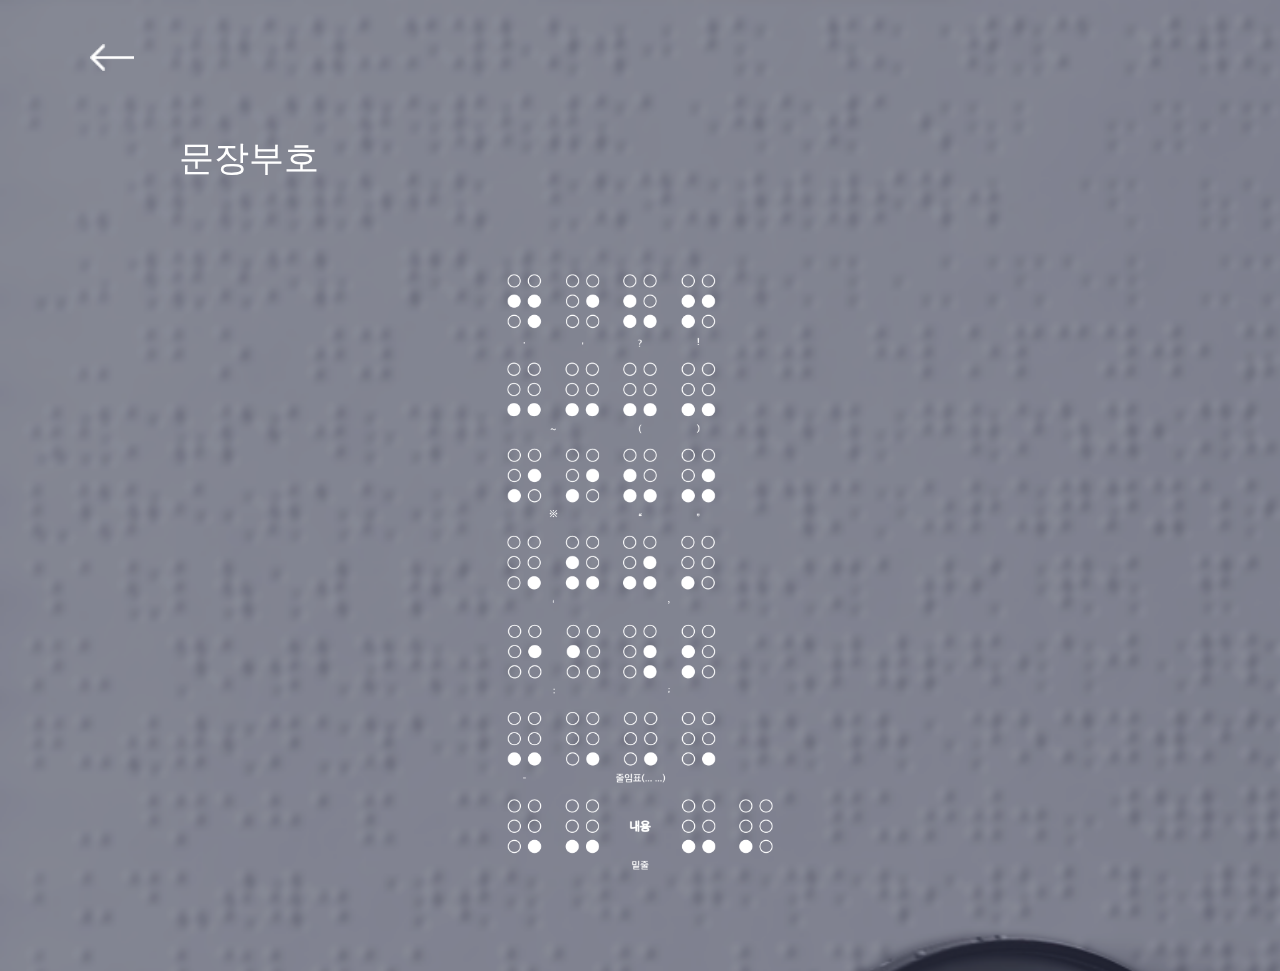
<file: study3.html>
<!doctype html>
<html>
<head>
	<title>정독</title>
	
	<meta charset="utf-8">
	<meta name="viewport" content="width=device-width, initial-scale=1, minimum-scale=1, maximum-scale=1, user-scalable=no, target-densitydpi=medium-dpi">

	<!--swiper.css-->
	<link rel="stylesheet" href="swiper.min.css">
	
	<!--css-->
	<link rel="stylesheet" href="text.css">
	<link rel="stylesheet" href="wow.css">

	<style>	
		/* min-width = 320px */
		@media (max-width:320px){
			.explanation{font-size: 12px;}
								}
		
		/*768*/
		@media (min-width:768px){
		body{ background-image: url("only/Mhan.png");}
			
		[class^="braile"]{width: 100%; height: 100%; background-size: contain;}	
		
		.content{width: 80%; height: 100%; margin-top:10%;}
		.title{font-size: 35px;}
		.piont{font-size: 26px;}
		.explanation{font-size: 22px;}
		.small{font-size: 15px;}
		.braile4{height:70%;}
		.braile5{height: 20%;}
								}
		
		/*1024*/
		@media (min-width:1024px){
			#back{width: 44px; height: 27px;}
			
			.piont{font-size: 32px;}
			.explanation{font-size: 28px;}
			.small{font-size: 20px;}
								}
	</style>
</head>
<body>
	<div id="bar"></div>
		<div id="back" onClick="location.href='index2.html'"></div>
		 <div class="swiper-container">
			<div class="swiper-wrapper">
				
				<div class="swiper-slide">
						<div class="content" >
							<span class="title">문장부호</span><br>
							<div class="braile4">
								
							</div>
						</div>
				</div>
				
				<div class="swiper-slide">
						<div class="content">
							<span class="title">연산기호</span><br>
							<div class="braile5"></div>
							<span class="explanation">
								한글 점자 사이 - 앞, 뒤 한칸 씩<br>
								수학 점자 사이 - 수학 점자 규정에 따라 표기<br>
								숫자 사이 - 앞말과 뒷말 모두 붙여서 표기<br>
							</span>
						</div>
								 
							
				</div>
			</div>
		</div>
</body>
	
	<!--swiper.js-->
	<script src="swiper.min.js"></script>
    <script>
		var swiper = new Swiper('.swiper-container', {
			pagination: '.swiper-pagination',
			paginationClickable: true,
			direction: 'vertical'
		});
    </script>
</html>
</file>
<file: common.css>
@charset "utf-8";

/*index*/
.title{ font-size: 34px;}
.explanation{ margin-top: 23px;font-size: 12px;}

/*index2*/
#logo{width: 65px; height: 20px; float: left;  margin: -3px 0 0 25px; background-image: url("read.png"); background-size: cover;}


/*all*/
html, body { height: 100%; font-family: "SF Pro Display"; }
body {
  background: white;
  font-family: SF Pro Display;  font-size: 15px;
  color: black;
  margin: 0;
  padding: 0;
}

header{/* border: 1px solid  #F9FF00;*/ width: 100%; height:20px; margin-bottom: 70px;}

header input[id="menuicon"]{display: none;	}
header input[id="menuicon"]+label{float: right;margin-right: 8%;display: block;width: 																		  22px;height: 16px; position: relative; z-index: 3; }
header input[id="menuicon"]+label .line{display: block; position: absolute;	width:100%; 																			height: 2px; }

#bar{width: 100%;height: 44px;}
#logo2{width: 65px; height: 20px; float: left;  margin: -3px 0 0 25px; background-image: url("read2.png");						   background-size: cover;}

.front{
	font-family: SF Pro Text; font-size: 17px;
	position: absolute;
	z-index: 2;
	width: 100%;}

.front #menubar li a:checked{color: #ED6B5B;}


/*swiper*/
.content{
		clear: both;
		position: absolute;
		margin-bottom: 110px;
		padding-left: 60px;
		width: 100%;
		/*border: 1px solid #B60003;*/
		bottom: 0;
		text-align: left;
		color: white;
}
.swiper-slide { /* Center slide text vertically */
        display: -webkit-box;
        display: -ms-flexbox;
        display: -webkit-flex;
        display: flex;
        -webkit-box-pack: center;
        -ms-flex-pack: center;
        -webkit-justify-content: center;
        justify-content: center;
        -webkit-box-align: center;
        -ms-flex-align: center;
        -webkit-align-items: center;
			align-items: center;}
.swiper-container {
	position: absolute;
	z-index: 1;
    width: 100%;
    }
.swiper-slide {
	height: 100%;
    text-align: center;
    font-size: 18px;
    background: #fff;}
</file>
<file: designstyle.css>
@charset "utf-8";

body {
        margin: 0;
        padding: 0;
    }
h3{color: #F9AC66;}
hr{background-color: #ECE6CE;}

/*id*/
#back{ width: 32px; height: 17px; float: left;
		background-image: url("arrow2.png"); margin: 0 7%;
		background-size: cover;}
#en{font-size: 22px;}
#qq{background-image: url("qq.jpg");}
#one{width: 35%; height: 100%;
		background-image: url("tool/book.jpg"); background-size: cover;}
#two{width: 35%; height: 100%;
		background-image: url("tool/pan.jpg"); background-size: cover;}
#three{width: 35%; height: 100%;
		background-image: url("tool/tarjar.jpg"); background-size: cover;}

/*class*/
.clear{height: 10%; margin: auto;}
.all{ height: 95%; padding: 0 7%; margin-bottom: 10%; /*border: 1px solid #B0797A;*/}
.say{font-size: 15px; margin-top: 10%;}
.box{
	display: flex;
	height: 15%;
	margin: 5% 0;
}
.otbox{
	display: flex;
	height: 15%;
	margin: 5% 0 15%;
}
.space{font-size: 17px;
		margin-left: 5%; margin-top: 5%;}
</file>
<file: sub.css>
@charset "utf-8";

body{ font-family: SF Pro text Semibold;}
header input[id="menuicon"]+label .line {background-color: black;}
header input[id="menuicon"]+label .line:nth-last-child(1){
			top:50;
			transform: translateY(-20%) rotate(45deg);
}
header input[id="menuicon"]+label .line:nth-last-child(2){
			opacity: 0;
}
header input[id="menuicon"]+label .line:nth-last-child(3){
			bottom:50;
			transform: translateY(30%) rotate(-45deg);
}
footer span{ margin:20px; }

.front{ position: absolute;}


/*menu*/
footer{ 
	height: 10%;
	background-color: #404352;
	color: #99A2B8;
	font-size: 13px;
	padding-top: 20px;
}

ul{list-style:none;}
ul li {line-height: 220%; font-size: 22px;}
ul li :active {color: #ED6B5B;}

.body{
	height: 87%;
	position: relative;}
.text{
	position: absolute;
	bottom: 15%;}
.text a{
	text-decoration: none;
	color: black;}
</file>
<file: header.css>
@charset "utf-8";
/* CSS Document */


body{margin:auto; padding: 0;}

header{ width: 100%;height:20px; margin-bottom: 70px;}
header input[id="menuicon"]+label .line:nth-last-child(1){
			top:0;}
header input[id="menuicon"]+label .line:nth-last-child(2){
			top:50%; transform: translateY(-50%);
}
header input[id="menuicon"]+label .line:nth-last-child(3){
			bottom:0;
}
header input[id="menuicon"]+label .line{
		background-color: black;
	}
header input[id="menuicon"]{display: none;}
header input[id="menuicon"]+label{float: right;	margin-right: 8%;display: block; 
			width: 22px; height: 16px;	position: relative;	z-index: 3;	}
header input[id="menuicon"]+label .line{
			display: block; position: absolute;	width: 100%;height: 2px;
}

/*content*/
#bar{ width: 100%; height: 44px;}
#line{width: 85px; height: 5px; background-color: #F9AC66;
		position: relative; z-index: 2; top:-4.5em; left: 5%;}
#back{ width: 32px; height: 17px; float: left;
		background-image: url("arrow2.png"); margin: 0 7%;
		background-size: cover;}

.con{ font-family:"AppleSDGothicNeoL00"; font-size: 15px;
		 left: 100%; text-align: left;}
.image{height: 23em; background-color: #E99C9D;
			position: relative; z-index: 1;}
.main{width: 85%; position: relative; z-index: 1; top:-7em; text-align: center; height: 50em; background-color: white;
	float: right;}
.title{font-family:"SF Pro Display"; font-size: 35px; text-align: left;}
</file>
<file: only/history.css>
@charset "utf-8";
/* CSS Document */

.con{margin: 1% 2.5%;}
	.main{padding: 3%; margin-bottom: 10%;}
	.b {margin: 5% 2.5%;}
	.bb{text-align: left; font-family:"SF Pro Display"; font-size: 22px; margin: 13% 2.5% 5%; width: 50%;}
	
	[class^="box"]{width: 100%; margin: 10% 0 5%; display: inline-block;   /*border: 1px solid #F21F23;*/}
	.box11{height: 250px;}
	.box22{height: 250px;}
	.box33{height: 250px;}
	.box44{height: 250px; margin-bottom: 25%;}
	.b55{ width: 85%; height: 250px; margin: 3% 0 5%; display: inline-block;}
	
	.image{background-image: url("../brailee/brai.png"); background-size: cover;}
	#Valentin{background-color: aliceblue; 
		background-image: url("../brailee/Hauy.png"); background-size: cover;
		width: 55%; height: 100%; margin: 0 0 0 8%; float: left;}
	#Gridley{background-color: aliceblue; width: 60%; height: 100%;
		background-image: url("../brailee/howe.png"); background-size: cover;
		margin-right: 1%; float: right;}
	#William{background-color: aliceblue; width: 55%; height: 100%; 
		background-image: url("../brailee/moon.png"); background-size: cover;
		float: left;}
	#Barbie{background-color: aliceblue; width: 55%; height: 100%; 
		background-image: url("../brailee/Barbie.png"); background-size: cover;
		float: right; position: relative;}
	#table{background-color: #B5DFF7; width: 50%; height: 65%; 
		background-image: url("../brailee/table.png"); background-size: cover;
		position: relative; margin: 50% 0 0 15%;}
	#Louis{background-color: aliceblue; width: 75%; height: 100%;
		background-image: url("../brailee/qmfkdb.png"); background-size: cover;
		float: left; position: relative;}
	
	.verti{writing-mode: vertical-rl;
		font-size: 12px; font-family: "SF Pro Text"; color: #F2978C;}
	#Vale{margin-top: 17%; float: right;}
	#Howe{margin-top: 3%; float: left;}
	#moon{float: right;}
	#Charles{float: left;}
	#Braille{float: right;}
	
	#wow{height:10%;}
	footer{margin: 10% 2.5% 15%;}
</file>
<file: question.css>
@charset "utf-8";
/* CSS Document */

html,body{ width: 100%; height: 100%;}
body{background-image: url("qiuz.png"); background-size: cover; margin: auto;}

/*id*/
#bar{width: 100%;height: 44px;}
#back{ width: 32px; height: 17px;
		background-image: url("arrow.png"); margin: 3% 10% 5%; background-size: cover;}
#all{width: 100%; height: 86%;}
#question {
   padding: 10px;
	margin: auto;
	width: 80%;
   background: #F9AC66;
   border-radius: 15px;
   font-size: 20px;
   color: #fff;
}
#quiz {
   text-align: center;
	margin-top: 35%;
}
#progress {
	margin-top: 20%;
	font-size: 12px;
	color: white;
}


/*class*/
.buttons {
	margin: 50px auto 0;
	padding: auto;
	/*border: 1px solid #ffe3ed;*/
}
.btn {
	margin: 5px 40px 5px 40px;
	padding: 10px;
	width: 300px;
	height: 60px;
	font-size: 16px;
	color: white;
	border: 1px solid #FFFFFF;
	border-radius: 20px;
	background-color: Transparent;
	/*cursor: pointer;*/
	transition: all .2s;
}
</file>
<file: text.css>
@charset "utf-8";

body{ background-image: url("han.jpg"); background-size: cover; margin: auto; color: white;
	}

/*content*/
[class^="braile"]{margin: 10% 0 0; width: 95%; background-repeat: no-repeat; background-size: contain; background-position: center;}

#bar{width: 100%; height: 44px; }

#back{ width: 32px; height: 17px; background-size: cover;
	background-image: url("arrow.png"); margin: 0 7% 0 ; }

.content{width: 80%; height: 80%; margin-top:-20%;}
.title{font-size: 22px; float: left; margin-left: 5%;}



/*swiper*/
.swiper-container {
	position: absolute;
    width: 100%;
    height: 100%;
}
.swiper-slide {
	height: 95%;
    text-align: center;
    font-size: 18px;
	display: -webkit-box;
    display: -ms-flexbox;
    display: -webkit-flex;
    display: flex;
    -webkit-box-pack: center;
    -ms-flex-pack: center;
    -webkit-justify-content: center;
    justify-content: center;
    -webkit-box-align: center;
    -ms-flex-align: center;
    -webkit-align-items: center;
	align-items: center;
}
</file>
<file: only/here.css>
@charset "utf-8";
/* CSS Document */

[class^="braile"]{
		margin: 15% 0 0; width: 100%;}
	.braile{height: 38%; background-image: url("../qiuz/jarumm.png");
	background-size: contain; background-position: center;}
	.braile1{height: 38%; background-image: url("../qiuz/jarumm jung.png");	background-size: contain; background-position: center;}
	.braile2{height: 60%; background-image: url( "../qiuz/moumm.png");
	background-size: contain; background-position: center;}
	.braile4{height: 40%; background-image: url( "../qiuz/jarumm y.png");
	background-size: contain; background-position: center;}
	.braile5{height: 38%; background-image: url( "../qiuz/moumm y.png");
	background-size: contain; background-position: center;}
	.braile6{height: 52%; background-image: url( "../qiuz/y.png");
	background-size: contain; background-position: center;}
	
	.piont, .explanation{font-family: "AppleSDGothicNeoL00"; float: left; text-align: left;}
	.piont{font-size: 17px;}
	.explanation{
		margin-top: 10%;
		width: 100%;
		
		font-size: 15px;
	}
	.small{font-size: 10px; text-align: left; color: #ECE6CE; }
</file>
<file: wow.css>
@charset "utf-8";
/* CSS Document */

.braile{height: 60%; background-image: url( "qiuz/aplar.png");}
.braile1{height: 17%; background-image: url( "qiuz/roma.png");}
.braile2{height: 60%; background-image: url( "qiuz/roma kiho.png");}
.braile3{height: 41%; background-image: url( "qiuz/sujar.png");}
.braile4{height: 90%; background-image: url( "qiuz/kiho.png");}
.braile5{height: 35%; background-image: url( "qiuz/sujar kiho.png");}

.piont, .explanation{font-family: "AppleSDGothicNeoL00"; float: left;}
.piont{font-size: 17px;}
.piont ol{padding: 0; font-size: 15px;}
.explanation{
	margin-top: 10%;
	width: 100%;
	text-align: left;
	font-size: 15px;
}
.small{font-size: 10px; text-align: left; color: #ECE6CE; }
</file>
